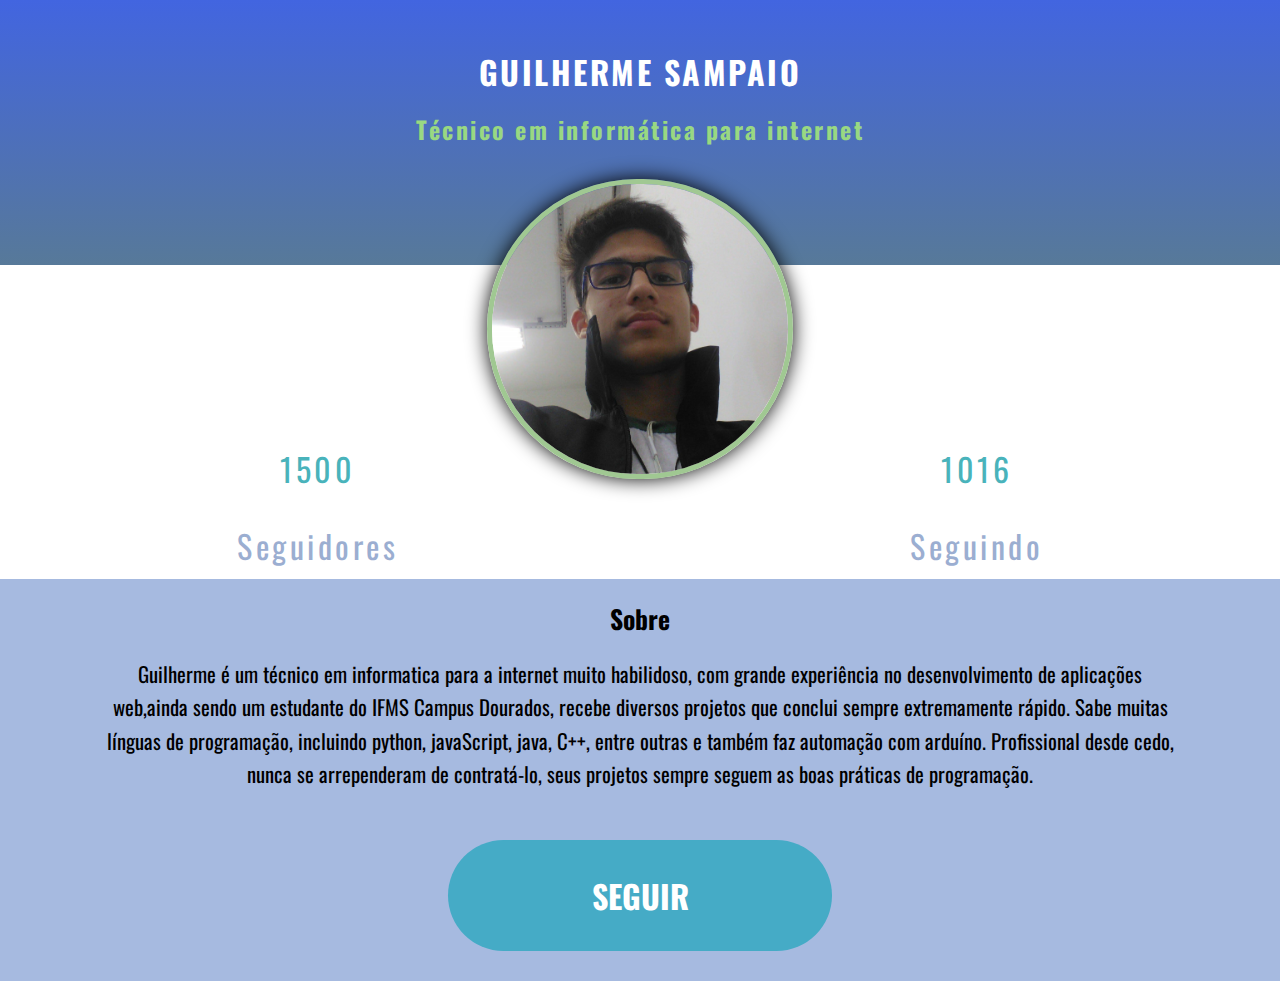
<file: index.html>
<!DOCTYPE html>
<html lang="pt-br">
<head>
    <meta charset="UTF-8">
    <meta name="viewport" content="width=device-width, initial-scale=1.0">
    <link rel="stylesheet" href="css/estilo.css">
    <title>Perfil</title>
</head>
<body>

    <header class="alinhamento ">
        <h1>Guilherme Sampaio</h1>
        <h2 id="info">Técnico em informática para internet</h2>
        <img src="img/foto-perfil.jpeg" alt="foto do Guilherme">
    </header>

    <div class="flex" id="numeros-sociais">
        <div id="numero-seguidores">
            <p class="numero">1500</p>
            <p class="texto-numeros">Seguidores</p>
        </div>
        <div  id="numero-seguindo">
            <p class="numero">1016</p>
            <p class="texto-numeros">Seguindo</p>
        </div>  
    </div>
    <div class="fundo-escuro">
        <section id="sobre">
            <h1>Sobre</h1>
            <p>Guilherme é um técnico em informatica
                para a internet muito habilidoso, com grande experiência no desenvolvimento de aplicações web,ainda sendo um estudante do IFMS Campus Dourados, recebe diversos projetos que conclui sempre extremamente rápido. Sabe muitas línguas de programação, incluindo python, javaScript, java, C++, entre outras e também faz automação com arduíno. Profissional desde cedo, nunca se arrependeram de contratá-lo, seus projetos sempre seguem as boas práticas de programação.  </p>
        </section>

        <div id="botao">
            <a href="#">Seguir</a>
        </div>
</div>



    
</body>
</html>
</file>
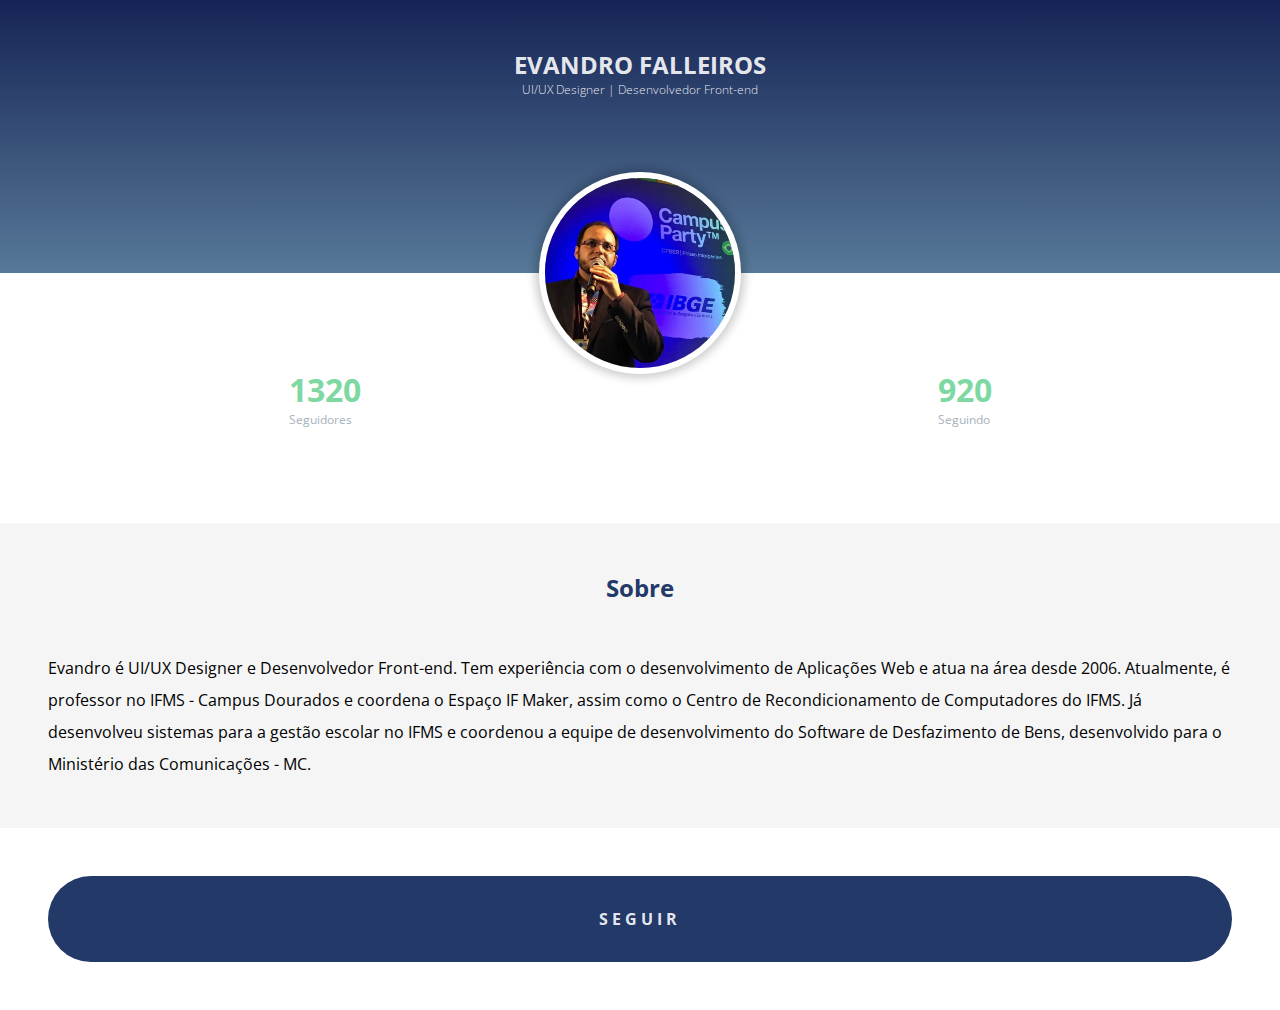
<file: PROJETO-AV2/index.html>
<!DOCTYPE html>
<html lang="en">
<head>
    <meta charset="UTF-8">
    <meta name="viewport" content="width=device-width, initial-scale=1.0">
    <title>Atividade Avaliativa 2</title>
    <link rel="preconnect" href="https://fonts.gstatic.com">
    <link href="https://fonts.googleapis.com/css2?family=Open+Sans:wght@300;400;700&display=swap" rel="stylesheet">
    <link rel="stylesheet" href="css/estilo.css" />
</head>
<body>
    <header>
        <h1>Evandro Falleiros</h1>
        <h2>UI/UX Designer | Desenvolvedor Front-end</h2>
    </header>

    <div id="seguidores-seguindo-img">
        <img src="img/profile.jpg" alt="Foto do Evandro" />
        <div id="container-seguidores-seguindo">
            <div id="seguidores">
                 <p class="numero">1320</p>
                <p class="texto-cinza">Seguidores</p>
            </div>
            <div id="seguindo">
                <p class="numero">920</p>
                <p class="texto-cinza">Seguindo</p>
            </div>
        </div>
    </div>

    <div id="sobre">
        <h1>Sobre</h1>
        <p>Evandro é UI/UX Designer e Desenvolvedor Front-end. Tem experiência com o desenvolvimento de Aplicações Web e atua na área desde 2006. Atualmente, é professor no IFMS - Campus Dourados e coordena o Espaço IF Maker, assim como o Centro de Recondicionamento de Computadores do IFMS. Já desenvolveu sistemas para a gestão escolar no IFMS e coordenou a equipe de desenvolvimento do Software de Desfazimento de Bens, desenvolvido para o Ministério das Comunicações - MC.</p>
    </div>

    <div id="acoes">
        <a href="#">Seguir</a>
    </div>
</body>
</html>
</file>
<file: css/estilo.css>
@import url('https://fonts.googleapis.com/css2?family=Oswald:wght@200;300;500&display=swap');

:root{
    --cor-primeira-parte:#4D75C2;
    --cor-info:#99d882;
    --cor-borda-foto:#A0C892;
    --cor-numeros:#49B3BB;
    --cor-texto-numeros:#9BAED1;
    --cor-ultima-parte:#A6BAE0;
    --cor-botao:#45ABC6;
}

*{
    margin: 0;
    padding: 0;
    box-sizing: border-box;
    
}

html,
body{
    font-family: 'Oswald', sans-serif;
}

header{
    background-color: var(--cor-primeira-parte);
    background: linear-gradient(180deg, #4265e0 0%, #577999 100%);

    height: 265px;
    text-align: center;
    padding: 2rem;
    letter-spacing: 2.5px;
}

header h1{
    text-transform: uppercase;
    color: white;;
    margin: 1rem;

}

header img{
    border:solid 5px var(--cor-borda-foto) ;
    border-radius: 100px;
    box-shadow: 0 0 20px black;
    height: 200px;
    margin-top: 2rem;
}

.alinhamento{
    flex-direction: column;
}


#info{
    color: var(--cor-info);
    font-size: 1rem;
}

#numeros-sociais{
    text-align: center;
    font-size: 2rem;
    justify-content: center;
    margin-top: 6rem;
    letter-spacing: 3.5px;
    

}

#numeros-sociais p{
    padding-left: 20px;
    padding-right: 20px;
    padding-bottom: 20px;
    justify-content: space-around;

}

.numero{
    color: var(--cor-numeros);
}

.texto-numeros{
    color: var(--cor-texto-numeros)
}

.flex{
    display: flex;

}

.fundo-escuro{
    background-color: var(--cor-ultima-parte);

}

#sobre{
    text-align: center;
    padding: 20px;
}

#sobre h1{
    margin-bottom: 20px;
}

#sobre p{
    line-height:1.6;
}

#botao{
    padding: 30px;
    text-align: center;
}

#botao a{
    background-color: var(--cor-botao);
    border-radius: 100px;
    color: white;
    display: block;
    letter-spacing: 5x;
    padding: 2rem;
    text-decoration:none;
    text-transform:uppercase;
    width: 100%;
    font-weight: bold;
    font-size: 2rem;
    

}

a{
    transition: all ease-in-out .2s;

}

a:hover{
    transform: scale(1.025);

}

@media screen and (min-width: 960px){
    body{
        margin: 0 auto;
    }

    header img{
        height: 300px;
        border-radius: 150px;
    }

    #info{
        font-size: 1.5rem;
    }

    #sobre h1{
        font-size: 1.6rem;
    }

    h2{
        font-size: 3rem;
    }
   
    #sobre{
        font-size: 0.5rem;
    } 
     
    #sobre p{
        font-size: 1.3rem;
        margin-left: 80px;
        margin-right: 80px;


     }

     #numeros-sociais{
        text-align: center;
        font-size: 2rem;
        justify-content: center;
        margin-top: 10rem;
        letter-spacing: 3.5px;
        
    
    }
    
    #numeros-sociais p{
        padding-top:20px ;
        padding-left: 20vw;
        padding-right: 20vw;
        padding-bottom: 10px;
        justify-content: space-around;
      ;
    
    }
   
    #botao a{
        width: 30vw;
        margin: auto;
    }
}
</file>
<file: PROJETO-AV2/css/estilo.css>
*{
    padding: 0;
    margin: 0;
}

:root{
    --cor-branco-alfa: rgba(255, 255, 255, 0.9);
    --cor-secundaria: #7ED8A2;
    --cor-texto-secundario: #A6B1BB;
    --cor-primaria: #233968;
    --cor-fundo: #F5F5F5;
}

html,
body{
    font-family: 'Open Sans', sans-serif;
}

header{
    background: linear-gradient(180deg, #162455 0%, #577999 100%);
    color: var(--cor-branco-alfa);
    height: 225px;
    padding-top: 3rem;
    text-align: center;
}

header h1{
    font-size: 1.5rem;
    text-transform: uppercase;
}

header h2{
    font-size: 0.75rem;
    font-weight: 300;
}

#seguidores-seguindo-img{
    align-items: center;
    display: flex;
    flex-direction: column;
    position: relative;
    top: -95px;
}

#seguidores-seguindo-img img{
    border-radius: 95px;
    box-shadow: 
        0 0 0 6px white,
        0 0 10px 10px rgba(0,0,0,0.2);
    width: 190px;
}

#seguidores-seguindo-img .numero{
    color: var(--cor-secundaria);
    font-size: 2rem;
    font-weight: 700;
}

#seguidores-seguindo-img .texto-cinza{
    color: var(--cor-texto-secundario);
    font-size: 0.75rem;
}

#container-seguidores-seguindo{
    display: flex;
    justify-content: space-around;
    width: 100%;
}

#sobre{
    background: var(--cor-fundo);
    padding: 3rem;
}

#sobre h1{
    color: var(--cor-primaria);
    font-size: 1.5rem;
    margin-bottom: 3rem;
    text-align: center;
}

#sobre p{
    line-height: 2rem;
}

#acoes{
    padding: 3rem;
}

#acoes a{
    display: block;
    background: var(--cor-primaria);
    border-radius: 3rem;
    color: var(--cor-branco-alfa);
    font-weight: bold;
    letter-spacing: 0.25rem;
    padding: 2rem;
    text-align: center;
    text-decoration: none;
    text-transform: uppercase;
}
</file>
